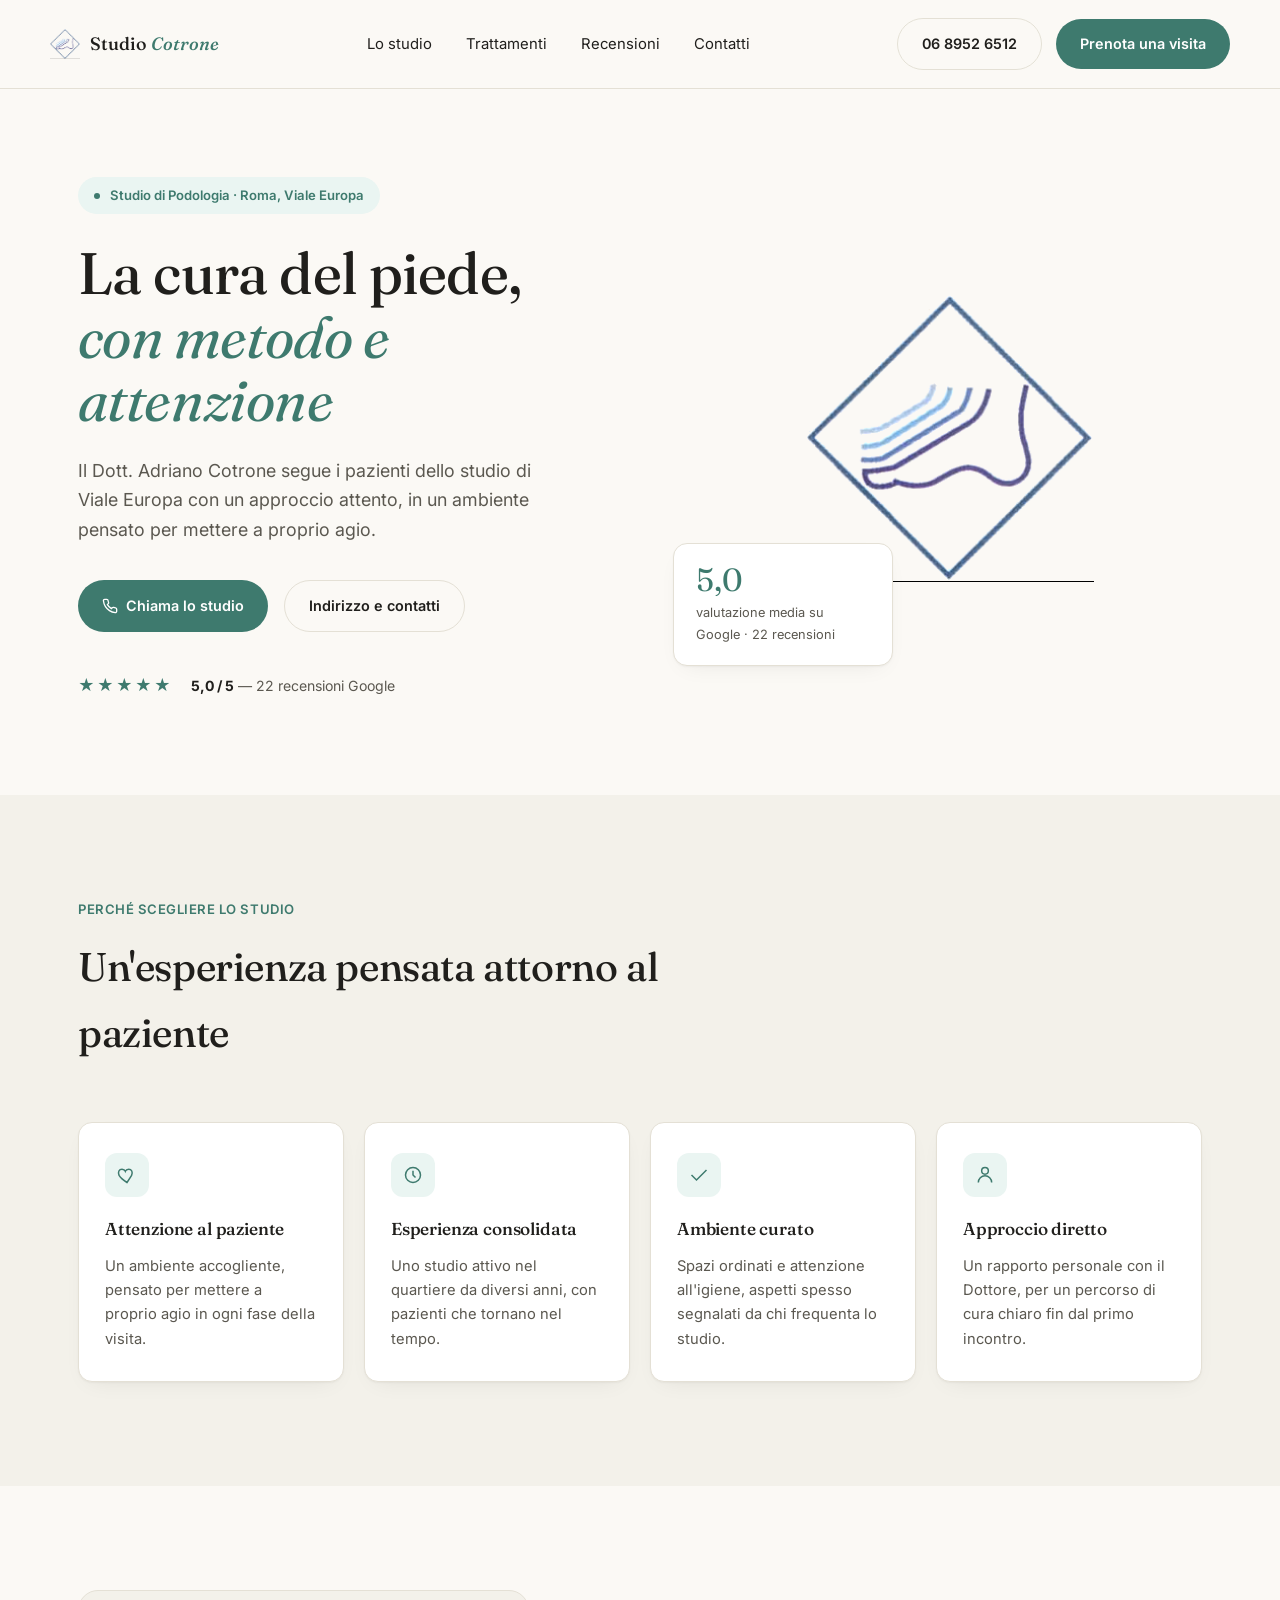
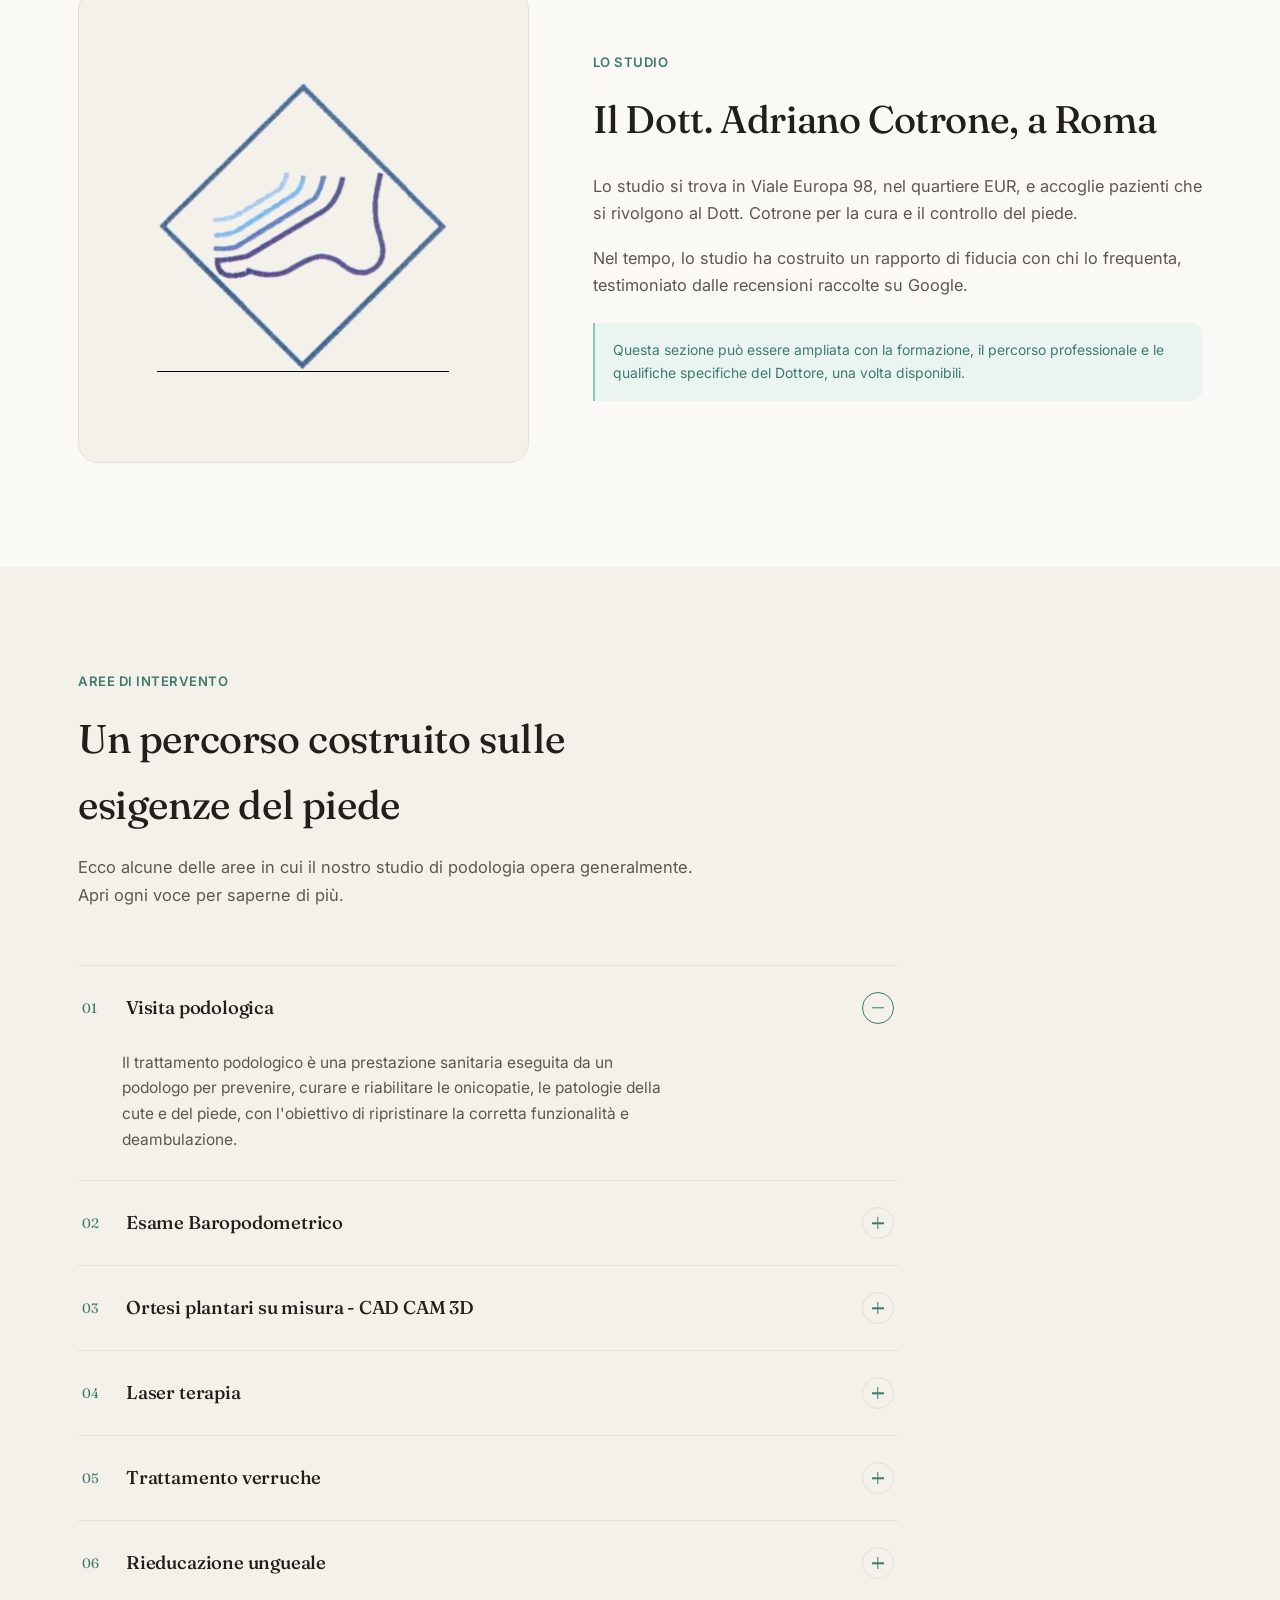
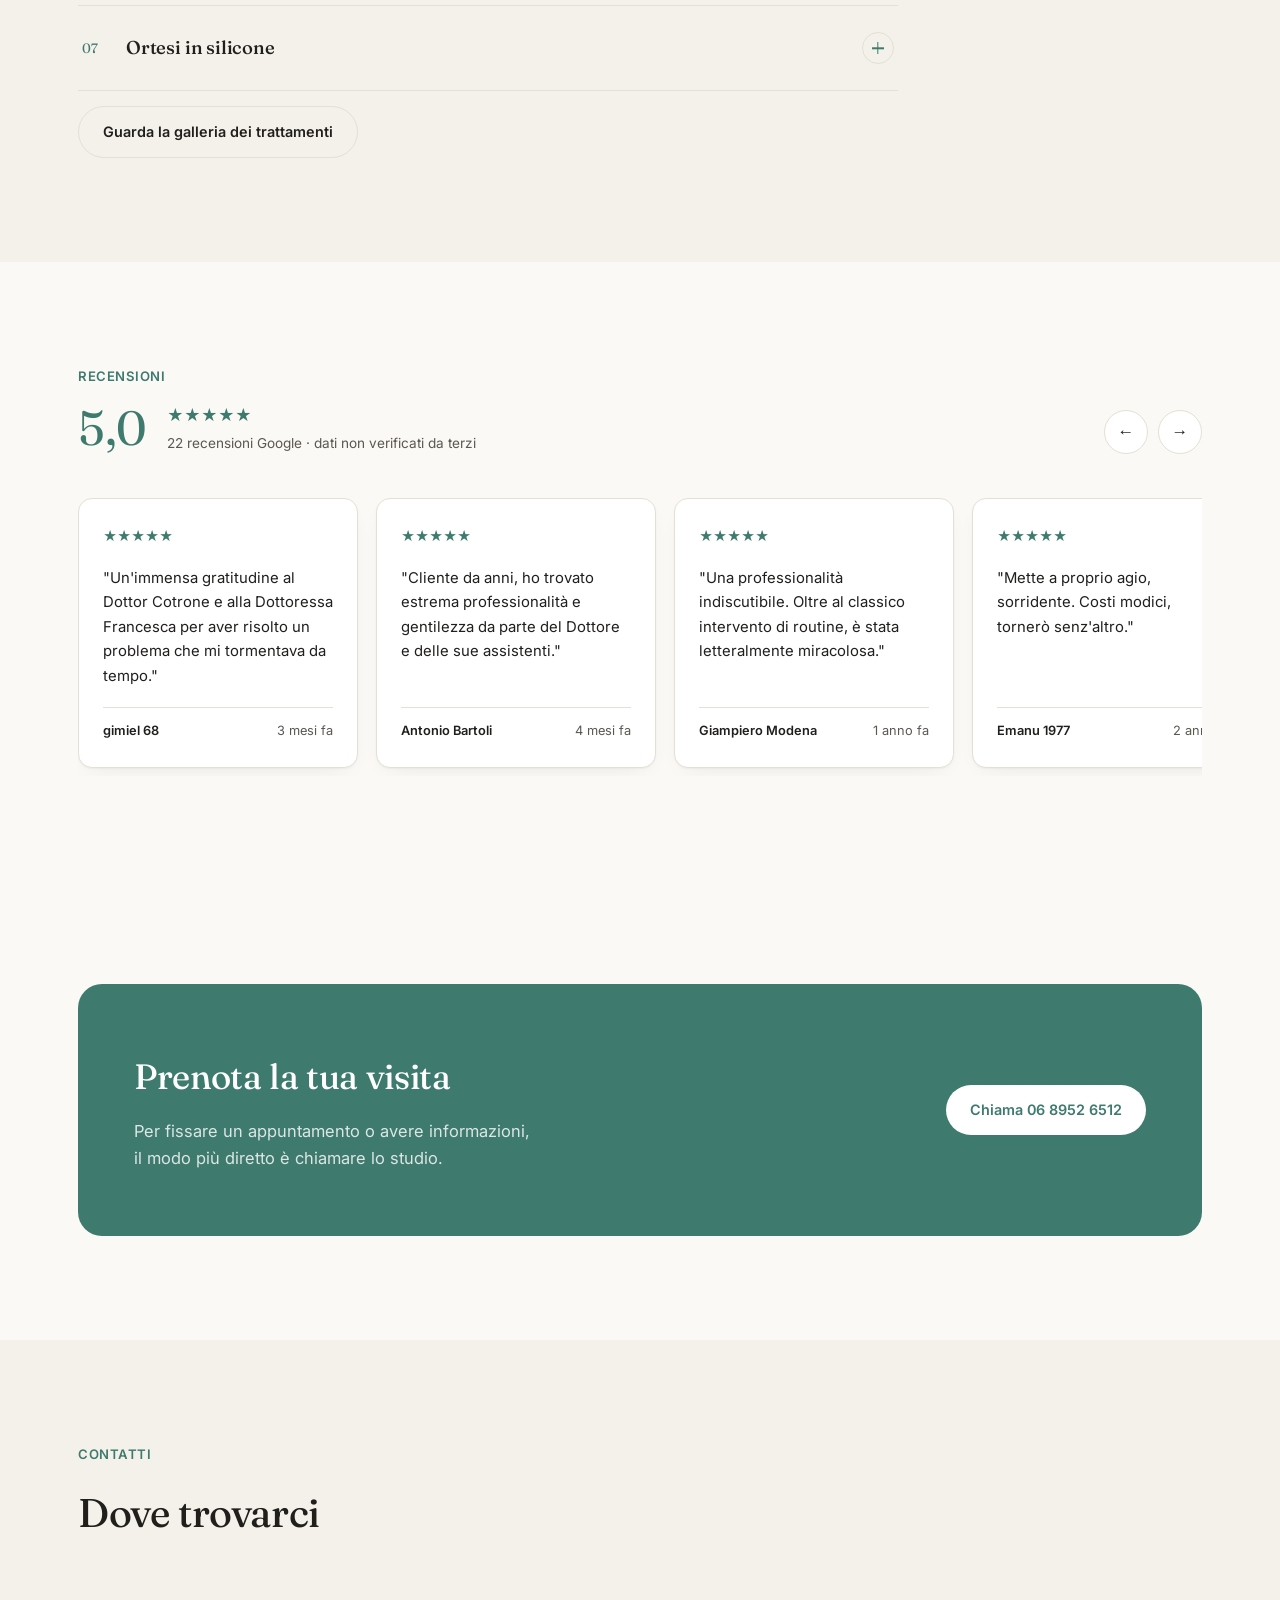
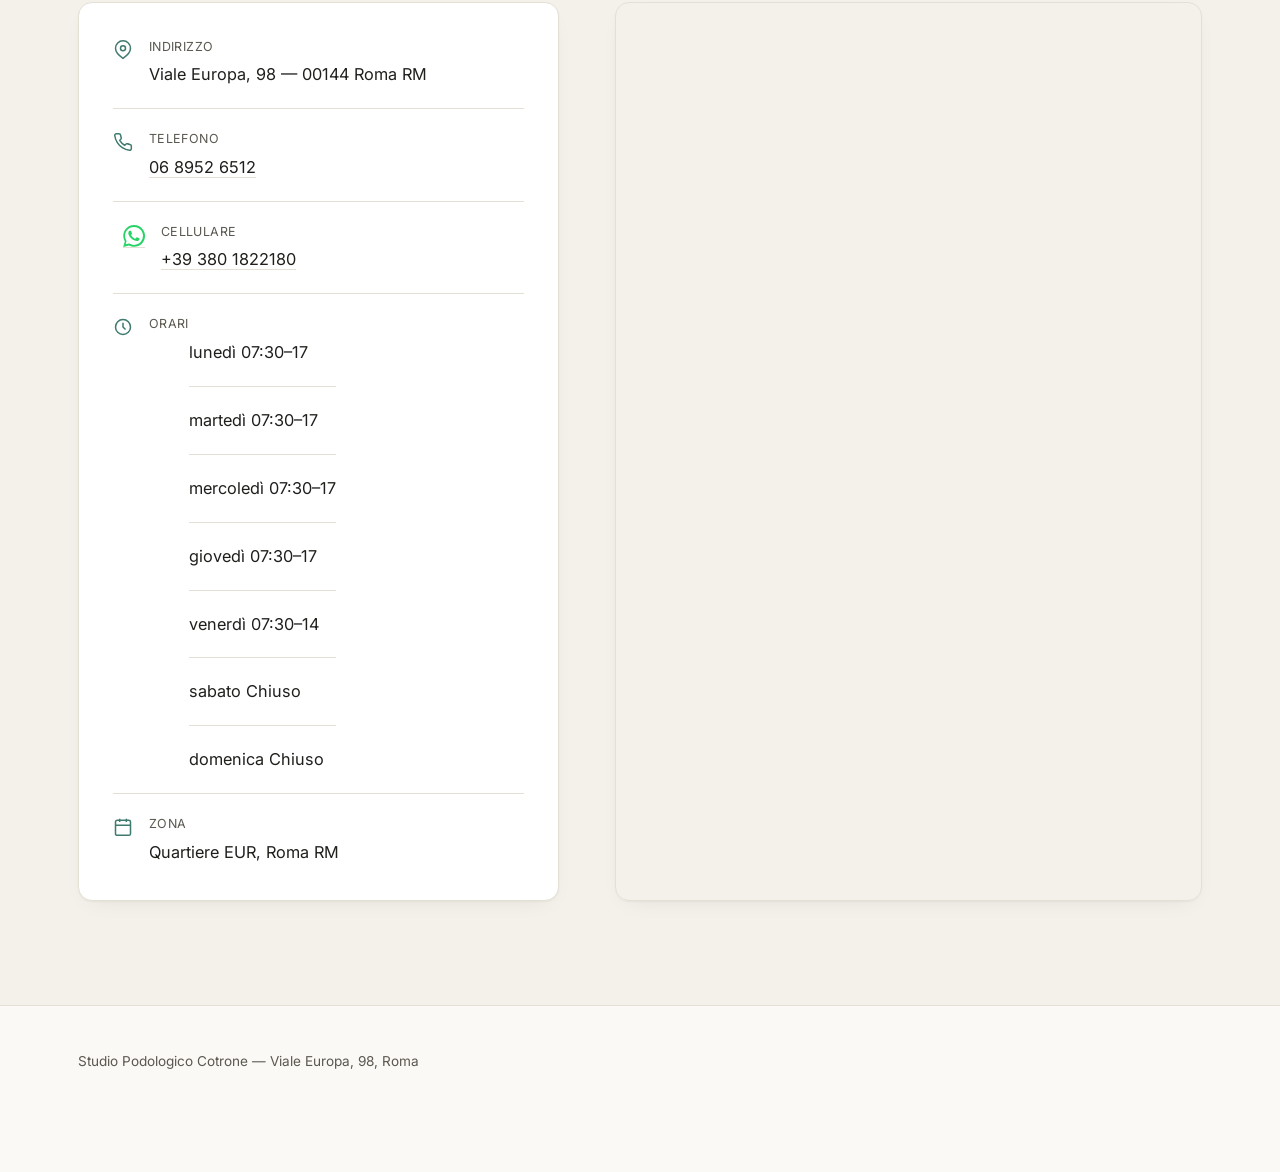
<file: index.html>
<!DOCTYPE html>
<html lang="it">
<head>
<meta charset="UTF-8">
<meta name="viewport" content="width=device-width, initial-scale=1.0">
<title>Podologo Adriano Dott. Cotrone — Studio di Podologia a Roma</title>
<meta name="description" content="Studio di podologia del Dott. Adriano Cotrone, Viale Europa 98, Roma. Visite podologiche e trattamenti per la cura del piede.">
<link rel="preconnect" href="https://fonts.googleapis.com">
<link rel="preconnect" href="https://fonts.gstatic.com" crossorigin>
<link href="https://fonts.googleapis.com/css2?family=Fraunces:opsz,wght@9..144,340;9..144,440;9..144,560;9..144,620&family=Inter:wght@400;500;600;700&display=swap" rel="stylesheet">
<link rel="stylesheet" href="style.css">
</head>
<body>

<header id="siteHeader">
  <div class="wrap headerbar">
    <a class="brand" href="#top">
  <img class="mark" src="/media/logo-cotrone.png" alt="Studio Podologico Cotrone" width="30" height="30">
  <span class="name">Studio <em>Cotrone</em></span>
</a>
    <nav class="main-nav" aria-label="Navigazione principale">
      <a href="#chi-siamo">Lo studio</a>
      <a href="#trattamenti">Trattamenti</a>
      <a href="#recensioni">Recensioni</a>
      <a href="#contatti">Contatti</a>
    </nav>
    <div class="header-actions">
      <a class="btn btn-outline" href="tel:0689526512">06 8952 6512</a>
      <a class="btn btn-primary" href="prenota.html">Prenota una visita</a>
      <button class="hamburger" id="hamburger" aria-label="Apri il menu" aria-expanded="false"><span></span></button>
    </div>
  </div>
</header>

<div class="mobile-drawer" id="mobileDrawer">
  <a href="#chi-siamo">Lo studio</a>
  <a href="#trattamenti">Trattamenti</a>
  <a href="#recensioni">Recensioni</a>
  <a href="#contatti">Contatti</a>
  <a class="btn btn-primary" href="tel:0689526512">Chiama 06 8952 6512</a>
</div>

<main id="top">

  <section class="hero">
    <div class="wrap hero-grid">
      <div>
        <div class="eyebrow reveal in"><span class="dot"></span> Studio di Podologia · Roma, Viale Europa</div>
        <h1 class="reveal in">La cura del piede, <em>con metodo e attenzione</em></h1>
        <p class="lede reveal in">Il Dott. Adriano Cotrone segue i pazienti dello studio di Viale Europa con un approccio attento, in un ambiente pensato per mettere a proprio agio.</p>
        <div class="hero-actions reveal in">
          <a class="btn btn-primary" href="tel:0689526512">
            <svg width="16" height="16" viewBox="0 0 24 24" fill="none" stroke="currentColor" stroke-width="2"><path d="M22 16.92v3a2 2 0 0 1-2.18 2 19.79 19.79 0 0 1-8.63-3.07 19.5 19.5 0 0 1-6-6 19.79 19.79 0 0 1-3.07-8.67A2 2 0 0 1 4.11 2h3a2 2 0 0 1 2 1.72c.127.96.361 1.903.7 2.81a2 2 0 0 1-.45 2.11L8.09 9.91a16 16 0 0 0 6 6l1.27-1.27a2 2 0 0 1 2.11-.45c.907.339 1.85.573 2.81.7A2 2 0 0 1 22 16.92z"/></svg>
            Chiama lo studio
          </a>
          <a class="btn btn-outline" href="#contatti">Indirizzo e contatti</a>
        </div>
        <div class="trust-row reveal in">
          <span class="stars">★★★★★</span>
          <span class="trust-text"><strong>5,0 / 5</strong> — 22 recensioni Google</span>
        </div>
      </div>

      <div class="hero-visual reveal in">
  <div class="frame logo-frame">
    <img 
      src="/media/logo-cotrone.png" 
      alt="Logo Studio Podologico Cotrone"
      class="hero-logo"
    >
  </div>

  <div class="float-card">
    <div class="num">5,0</div>
    <div class="lab">valutazione media su Google · 22 recensioni</div>
  </div>
</div>
        
      </div>
    </div>
  </section>

  <section class="surface">
    <div class="wrap">
      <div class="section-head reveal">
        <div class="kicker">Perché scegliere lo studio</div>
        <h2>Un'esperienza pensata attorno al paziente</h2>
      </div>
      <div class="feature-grid">
        <div class="feature-card reveal">
          <div class="icon"><svg width="20" height="20" viewBox="0 0 24 24" fill="none" stroke="currentColor" stroke-width="1.8"><path d="M12 21s-7-4.35-9.5-8.5C0.7 8.5 2.5 5 6 5c2 0 3.5 1.2 4 2.5C10.5 6.2 12 5 14 5c3.5 0 5.3 3.5 3.5 7.5C15 16.65 12 21 12 21z"/></svg></div>
          <h3>Attenzione al paziente</h3>
          <p>Un ambiente accogliente, pensato per mettere a proprio agio in ogni fase della visita.</p>
        </div>
        <div class="feature-card reveal">
          <div class="icon"><svg width="20" height="20" viewBox="0 0 24 24" fill="none" stroke="currentColor" stroke-width="1.8"><circle cx="12" cy="12" r="9"/><path d="M12 7v5l3 3"/></svg></div>
          <h3>Esperienza consolidata</h3>
          <p>Uno studio attivo nel quartiere da diversi anni, con pazienti che tornano nel tempo.</p>
        </div>
        <div class="feature-card reveal">
          <div class="icon"><svg width="20" height="20" viewBox="0 0 24 24" fill="none" stroke="currentColor" stroke-width="1.8"><path d="M3 12l6 6L21 6"/></svg></div>
          <h3>Ambiente curato</h3>
          <p>Spazi ordinati e attenzione all'igiene, aspetti spesso segnalati da chi frequenta lo studio.</p>
        </div>
        <div class="feature-card reveal">
          <div class="icon"><svg width="20" height="20" viewBox="0 0 24 24" fill="none" stroke="currentColor" stroke-width="1.8"><path d="M20 21a8 8 0 1 0-16 0"/><circle cx="12" cy="7" r="4"/></svg></div>
          <h3>Approccio diretto</h3>
          <p>Un rapporto personale con il Dottore, per un percorso di cura chiaro fin dal primo incontro.</p>
        </div>
      </div>
    </div>
  </section>

  <section id="chi-siamo">
    <div class="wrap about-grid">
      <div class="about-visual reveal">
  <img 
    src="/media/logo-cotrone.png" 
    alt="Logo Studio Podologico Cotrone"
    class="about-logo"
  >
</div>
      <div class="about-text">
        <div class="kicker reveal">Lo studio</div>
        <h2 class="reveal" style="margin-bottom:22px; font-size:clamp(1.9rem,3.4vw,2.4rem);">Il Dott. Adriano Cotrone, a Roma</h2>
        <p class="reveal">Lo studio si trova in Viale Europa 98, nel quartiere EUR, e accoglie pazienti che si rivolgono al Dott. Cotrone per la cura e il controllo del piede.</p>
        <p class="reveal">Nel tempo, lo studio ha costruito un rapporto di fiducia con chi lo frequenta, testimoniato dalle recensioni raccolte su Google.</p>
        <div class="note-inline reveal">Questa sezione può essere ampliata con la formazione, il percorso professionale e le qualifiche specifiche del Dottore, una volta disponibili.</div>
      </div>
    </div>
  </section>

  <section class="surface" id="trattamenti">
    <div class="wrap">
      <div class="section-head reveal">
        <div class="kicker">Aree di intervento</div>
        <h2>Un percorso costruito sulle esigenze del piede</h2>
        <p>Ecco alcune delle aree in cui il nostro studio di podologia opera generalmente. Apri ogni voce per saperne di più.</p>
      </div>

      <div class="accordion reveal">
        <details class="acc-item" open>
          <summary>
            <div class="acc-title"><span class="idx">01</span><h3>Visita podologica</h3></div>
            <span class="acc-icon"></span>
          </summary>
          <div class="acc-body">Il trattamento podologico è una prestazione sanitaria eseguita da un podologo per prevenire, curare e riabilitare le onicopatie, le patologie della cute e del piede, con l'obiettivo di ripristinare la corretta funzionalità e deambulazione.</div>
        </details>
        <details class="acc-item">
          <summary>
            <div class="acc-title"><span class="idx">02</span><h3>Esame Baropodometrico</h3></div>
            <span class="acc-icon"></span>
          </summary>
          <div class="acc-body">L’esame baropodometrico o analisi del passo è un esame strumentale non invasivo che ci consente di valutare l’appoggio del piede. Con il test baropodometrico, effettuato con l’ausilio della pedana computerizzata, siamo in grado di rilevare e registrare la pressione statica e dinamica esercitata dai piedi al suolo.</div>
        </details>
        <details class="acc-item">
          <summary>
            <div class="acc-title"><span class="idx">03</span><h3>Ortesi plantari su misura - CAD CAM 3D</h3></div>
            <span class="acc-icon"></span>
          </summary>
          <div class="acc-body">Le ortesi plantari sono dispositivi medici su misura personalizzate in base alle necessità specifiche del paziente, tenendo conto delle sue deformità, della mobilità articolare e delle condizioni generali di salute.</div>
        </details>
        <details class="acc-item">
          <summary>
            <div class="acc-title"><span class="idx">04</span><h3>Laser terapia</h3></div>
            <span class="acc-icon"></span>
          </summary>
          <div class="acc-body">Con la laser terapia in podologia possiamo trattare: <ul>
            <li> Micosi e onicomicosi</li>
            <li> ⁠Verruche plantari</li>  
            <li> Algie del piede (Metatarsalgia, Fascite plantare, Tallonite) </li>
            <li> Trattamento antinfiammatorio e antiedemigeno</li>
            <li> ⁠Lesioni cutanee (Ulcere, lesioni da pressione)</li>
</ul>
</div>
        </details>


        <details class="acc-item">
          <summary>
            <div class="acc-title"><span class="idx">05</span><h3>Trattamento verruche </h3></div>
            <span class="acc-icon"></span>
          </summary>
          <div class="acc-body">Trattamento realizzato con metodi chimici o fisici in base alle necessità del paziente.</div>
        </details>


        <details class="acc-item">
  <summary>
    <div class="acc-title">
      <span class="idx">06</span>
      <h3>Rieducazione ungueale</h3>
    </div>
    <span class="acc-icon"></span>
  </summary>
  <div class="acc-body">
    Trattamento effettuato tramite metodiche di ORTONIXIA e RICOSTRUZIONE della lamina ungueale
  </div>
</details>

<details class="acc-item">
  <summary>
    <div class="acc-title">
      <span class="idx">07</span>
      <h3>Ortesi in silicone</h3>
    </div>
    <span class="acc-icon"></span>
  </summary>
  <div class="acc-body">
    Le ortesi in silicone (o ortoplastie) sono dispositivi medici su misura modellati direttamente sul piede del paziente per proteggere, correggere o dare sollievo alle dita.
  </div>
</details>

      </div>
      
      <p class="acc-cta"><a class="btn btn-outline" href="trattamenti.html">Guarda la galleria dei trattamenti</a></p>
    </div>
  </section>

  <section id="recensioni">
    <div class="wrap">
      <div class="rev-top reveal">
        <div>
          <div class="kicker">Recensioni</div>
          <div class="rev-score">
            <span class="big">5,0</span>
            <div>
              <div class="stars">★★★★★</div>
              <div class="sub">22 recensioni Google · dati non verificati da terzi</div>
            </div>
          </div>
        </div>
        <div class="rev-nav-btns">
          <button type="button" id="revPrev" aria-label="Recensioni precedenti">←</button>
          <button type="button" id="revNext" aria-label="Recensioni successive">→</button>
        </div>
      </div>

      <div class="rev-scroller reveal" id="revScroller">
        <div class="rev-card"><div class="stars-sm">★★★★★</div><p class="quote">"Un'immensa gratitudine al Dottor Cotrone e alla Dottoressa Francesca per aver risolto un problema che mi tormentava da tempo."</p><div class="who"><strong>gimiel 68</strong><span>3 mesi fa</span></div></div>
        <div class="rev-card"><div class="stars-sm">★★★★★</div><p class="quote">"Cliente da anni, ho trovato estrema professionalità e gentilezza da parte del Dottore e delle sue assistenti."</p><div class="who"><strong>Antonio Bartoli</strong><span>4 mesi fa</span></div></div>
        <div class="rev-card"><div class="stars-sm">★★★★★</div><p class="quote">"Una professionalità indiscutibile. Oltre al classico intervento di routine, è stata letteralmente miracolosa."</p><div class="who"><strong>Giampiero Modena</strong><span>1 anno fa</span></div></div>
        <div class="rev-card"><div class="stars-sm">★★★★★</div><p class="quote">"Mette a proprio agio, sorridente. Costi modici, tornerò senz'altro."</p><div class="who"><strong>Emanu 1977</strong><span>2 anni fa</span></div></div>
        <div class="rev-card"><div class="stars-sm">★★★★★</div><p class="quote">"Elevata professionalità, personale gentile e preparato. Studio ben curato, con spiccata attenzione alla sterilità."</p><div class="who"><strong>Gianluca Nicolai</strong><span>5 anni fa</span></div></div>
        <div class="rev-card"><div class="stars-sm">★★★★★</div><p class="quote">"Mio marito, con piedi molto problematici, l'ha definito il miglior podologo a cui si sia mai affidato."</p><div class="who"><strong>Loretta Baldassarri</strong><span>8 anni fa</span></div></div>
        <div class="rev-card"><div class="stars-sm">★★★★★</div><p class="quote">"Un punto di riferimento: professionalità unita a eleganza e cortesia."</p><div class="who"><strong>Elisabetta Vellone</strong><span>8 mesi fa</span></div></div>
        <div class="rev-card"><div class="stars-sm">★★★★★</div><p class="quote">"Persone molto disponibili e qualificate: hanno risolto subito il problema al piede."</p><div class="who"><strong>Alberto Amodeo</strong><span>7 anni fa</span></div></div>
        <div class="rev-card"><div class="stars-sm">★★★★★</div><p class="quote">"Personale altamente qualificato: risolve sempre i problemi dovuti a scarpe strette e postura errata."</p><div class="who"><strong>Claire Re</strong><span>6 anni fa</span></div></div>
        <div class="rev-card"><div class="stars-sm">★★★★★</div><p class="quote">"Ho portato mia figlia di 4 anni per un problema all'alluce: disponibili, gentili e professionali."</p><div class="who"><strong>I&amp;D</strong><span>4 anni fa</span></div></div>
        <div class="rev-card"><div class="stars-sm">★★★★★</div><p class="quote">"Ambiente pulito e ben organizzato, sia negli appuntamenti che nella professionalità."</p><div class="who"><strong>Paolo Volante</strong><span>5 anni fa</span></div></div>
        <div class="rev-card"><div class="stars-sm">★★★★★</div><p class="quote">"Ho risolto un problema enorme che mi portavo da mesi: ringrazio il dottore e tutto il suo staff."</p><div class="who"><strong>Maria Antonietta Conforti</strong><span>3 anni fa</span></div></div>
        <div class="rev-card"><div class="stars-sm">★★★★★</div><p class="quote">"Ringrazio il dottore e tutto il fantastico staff per la competenza e la professionalità."</p><div class="who"><strong>Laura Venturi</strong><span>3 anni fa</span></div></div>
        <div class="rev-card"><div class="stars-sm">★★★★★</div><p class="quote">"Ha risolto tutti i miei problemi, anche quelli posturali."</p><div class="who"><strong>Emanuele G.</strong><span>8 anni fa</span></div></div>
        <div class="rev-card"><div class="stars-sm">★★★★★</div><p class="quote">"Super podologo, ha risolto tutti i miei problemi."</p><div class="who"><strong>Claudio T</strong><span>1 anno fa</span></div></div>
        <div class="rev-card"><div class="stars-sm">★★★★★</div><p class="quote empty">Recensione a 5 stelle, senza commento pubblico.</p><div class="who"><strong>Francesca Cusano</strong><span>11 mesi fa</span></div></div>
        <div class="rev-card"><div class="stars-sm">★★★★★</div><p class="quote empty">Recensione a 5 stelle, senza commento pubblico.</p><div class="who"><strong>Ale</strong><span>1 anno fa</span></div></div>
        <div class="rev-card"><div class="stars-sm">★★★★★</div><p class="quote empty">Recensione a 5 stelle, senza commento pubblico.</p><div class="who"><strong>Valeria Mazzei</strong><span>2 anni fa</span></div></div>
        <div class="rev-card"><div class="stars-sm">★★★★★</div><p class="quote empty">Recensione a 5 stelle, senza commento pubblico.</p><div class="who"><strong>Francesca Palladino</strong><span>3 anni fa</span></div></div>
        <div class="rev-card"><div class="stars-sm">★★★★★</div><p class="quote empty">Recensione a 5 stelle, senza commento pubblico.</p><div class="who"><strong>Sabrina Sciamanna</strong><span>4 anni fa</span></div></div>
        <div class="rev-card"><div class="stars-sm">★★★★★</div><p class="quote empty">Recensione a 5 stelle, senza commento pubblico.</p><div class="who"><strong>Valeria Piscione</strong><span>8 anni fa</span></div></div>
        <div class="rev-card"><div class="stars-sm">★★★★★</div><p class="quote empty">Recensione a 5 stelle, senza commento pubblico.</p><div class="who"><strong>Daniele Morichi</strong><span>9 anni fa</span></div></div>
      </div>
    </div>
  </section>

  <section>
    <div class="wrap">
      <div class="cta-banner reveal">
        <div>
          <h2>Prenota la tua visita</h2>
          <p>Per fissare un appuntamento o avere informazioni, il modo più diretto è chiamare lo studio.</p>
        </div>
        <a class="btn btn-primary" href="tel:0689526512">Chiama 06 8952 6512</a>
      </div>
    </div>
  </section>

  <section class="surface" id="contatti">
    <div class="wrap">
      <div class="section-head reveal">
        <div class="kicker">Contatti</div>
        <h2>Dove trovarci</h2>
      </div>
      <div class="contact-grid">
        <div class="info-card reveal">
          <ul class="info-rows">
            <li>
              <svg class="ic" viewBox="0 0 24 24" fill="none" stroke="currentColor" stroke-width="1.8"><path d="M21 10c0 6-9 12-9 12s-9-6-9-12a9 9 0 1 1 18 0z"/><circle cx="12" cy="10" r="3"/></svg>
              <div><div class="k">Indirizzo</div><div class="v">Viale Europa, 98 — 00144 Roma RM</div></div>
            </li>
            <li>
              <svg class="ic" viewBox="0 0 24 24" fill="none" stroke="currentColor" stroke-width="1.8"><path d="M22 16.92v3a2 2 0 0 1-2.18 2 19.79 19.79 0 0 1-8.63-3.07 19.5 19.5 0 0 1-6-6 19.79 19.79 0 0 1-3.07-8.67A2 2 0 0 1 4.11 2h3a2 2 0 0 1 2 1.72c.127.96.361 1.903.7 2.81a2 2 0 0 1-.45 2.11L8.09 9.91a16 16 0 0 0 6 6l1.27-1.27a2 2 0 0 1 2.11-.45c.907.339 1.85.573 2.81.7A2 2 0 0 1 22 16.92z"/></svg>
              <div><div class="k">Telefono</div><div class="v"><a href="tel:0689526512">06 8952 6512</a></div></div>
            </li>

            

            <li>
              <div class="v">
  
  <a href="https://wa.me/393801822180" class="whatsapp-link" target="_blank" aria-label="Contatta su WhatsApp">
    <svg viewBox="0 0 24 24" aria-hidden="true">
      <path d="M20.5 3.5A11.8 11.8 0 0 0 12.1 0C5.6 0 .3 5.3.3 11.8c0 2.1.6 4.2 1.7 6L.2 24l6.3-1.7a11.8 11.8 0 0 0 5.6 1.4h.1c6.5 0 11.8-5.3 11.8-11.8 0-3.2-1.2-6.2-3.5-8.4zM12.1 21.7c-1.8 0-3.6-.5-5.1-1.4l-.4-.2-3.7 1 1-3.6-.2-.4a9.8 9.8 0 1 1 8.4 4.6zm5.4-7.3c-.3-.2-1.8-.9-2.1-1-.3-.1-.5-.2-.7.2-.2.3-.8 1-1 1.2-.2.2-.4.2-.7.1-.3-.2-1.3-.5-2.4-1.5-.9-.8-1.5-1.8-1.7-2.1-.2-.3 0-.5.1-.7.1-.1.3-.4.5-.6.2-.2.2-.3.3-.5.1-.2 0-.4 0-.5-.1-.1-.7-1.7-.9-2.3-.2-.6-.5-.5-.7-.5h-.6c-.2 0-.5.1-.8.4-.3.3-1 1-1 2.5s1.1 2.9 1.2 3.1c.2.2 2.1 3.2 5.1 4.5.7.3 1.3.5 1.7.6.7.2 1.4.2 1.9.1.6-.1 1.8-.7 2.1-1.4.3-.7.3-1.3.2-1.4-.1-.1-.3-.2-.6-.4z"/>
    </svg>
  </a>
</div>
              
              <div><div class="k">Cellulare</div><div class="v"><a href="tel:0689526512">+39 380 1822180</a></div></div>
            </li>

            <li>
              <svg class="ic" viewBox="0 0 24 24" fill="none" stroke="currentColor" stroke-width="1.8"><circle cx="12" cy="12" r="9"/><path d="M12 7v5l3 3"/></svg>
              <div><div class="k">Orari</div><div class="v">
                <ul>
                <li>lunedì	07:30–17</li>                
                <li>martedì	07:30–17</li>
                <li>mercoledì	07:30–17</li>
                <li>giovedì	07:30–17</li>
                <li>venerdì	07:30–14</li>
                <li>sabato	Chiuso</li>
                <li>domenica	Chiuso</li>
              </ul>
              </div></div>
            </li>
            <li>
              <svg class="ic" viewBox="0 0 24 24" fill="none" stroke="currentColor" stroke-width="1.8"><rect x="3" y="4" width="18" height="18" rx="2"/><path d="M16 2v4M8 2v4M3 10h18"/></svg>
              <div><div class="k">Zona</div><div class="v">Quartiere EUR, Roma RM</div></div>
            </li>
          </ul>
        </div>
        <div class="map-card reveal">
          <iframe title="Mappa dello studio" loading="lazy" referrerpolicy="no-referrer-when-downgrade" src="https://www.google.com/maps?q=Viale+Europa+98+00144+Roma+RM&output=embed"></iframe>
        </div>
      </div>
    </div>
  </section>

</main>

<footer>
  <div class="wrap footer-grid">
    <span>Studio Podologico Cotrone — Viale Europa, 98, Roma</span>
    
  </div>
</footer>

<div class="mobile-callbar">
  <a class="btn btn-primary" href="tel:0689526512">
    <svg width="16" height="16" viewBox="0 0 24 24" fill="none" stroke="currentColor" stroke-width="2"><path d="M22 16.92v3a2 2 0 0 1-2.18 2 19.79 19.79 0 0 1-8.63-3.07 19.5 19.5 0 0 1-6-6 19.79 19.79 0 0 1-3.07-8.67A2 2 0 0 1 4.11 2h3a2 2 0 0 1 2 1.72c.127.96.361 1.903.7 2.81a2 2 0 0 1-.45 2.11L8.09 9.91a16 16 0 0 0 6 6l1.27-1.27a2 2 0 0 1 2.11-.45c.907.339 1.85.573 2.81.7A2 2 0 0 1 22 16.92z"/></svg>
    Chiama ora — 06 8952 6512
  </a>
</div>

<script>
  // header shadow on scroll
  var header = document.getElementById('siteHeader');
  window.addEventListener('scroll', function(){
    header.classList.toggle('scrolled', window.scrollY > 8);
  });

  // mobile drawer
  var hamburger = document.getElementById('hamburger');
  var drawer = document.getElementById('mobileDrawer');
  function closeDrawer(){
    drawer.classList.remove('open');
    hamburger.classList.remove('open');
    hamburger.setAttribute('aria-expanded','false');
  }
  hamburger.addEventListener('click', function(){
    var open = drawer.classList.toggle('open');
    hamburger.classList.toggle('open', open);
    hamburger.setAttribute('aria-expanded', open ? 'true' : 'false');
  });
  drawer.querySelectorAll('a').forEach(function(a){ a.addEventListener('click', closeDrawer); });

  // reviews scroller
  var scroller = document.getElementById('revScroller');
  var step = 300;
  document.getElementById('revPrev').addEventListener('click', function(){
    scroller.scrollBy({left: -step * 2, behavior: 'smooth'});
  });
  document.getElementById('revNext').addEventListener('click', function(){
    scroller.scrollBy({left: step * 2, behavior: 'smooth'});
  });

  // scroll reveal
  var reveals = document.querySelectorAll('.reveal:not(.in)');
  if('IntersectionObserver' in window){
    var io = new IntersectionObserver(function(entries){
      entries.forEach(function(e){
        if(e.isIntersecting){ e.target.classList.add('in'); io.unobserve(e.target); }
      });
    }, {threshold:0.12});
    reveals.forEach(function(el){ io.observe(el); });
  } else {
    reveals.forEach(function(el){ el.classList.add('in'); });
  }
</script>

</body>
</html>
</file>
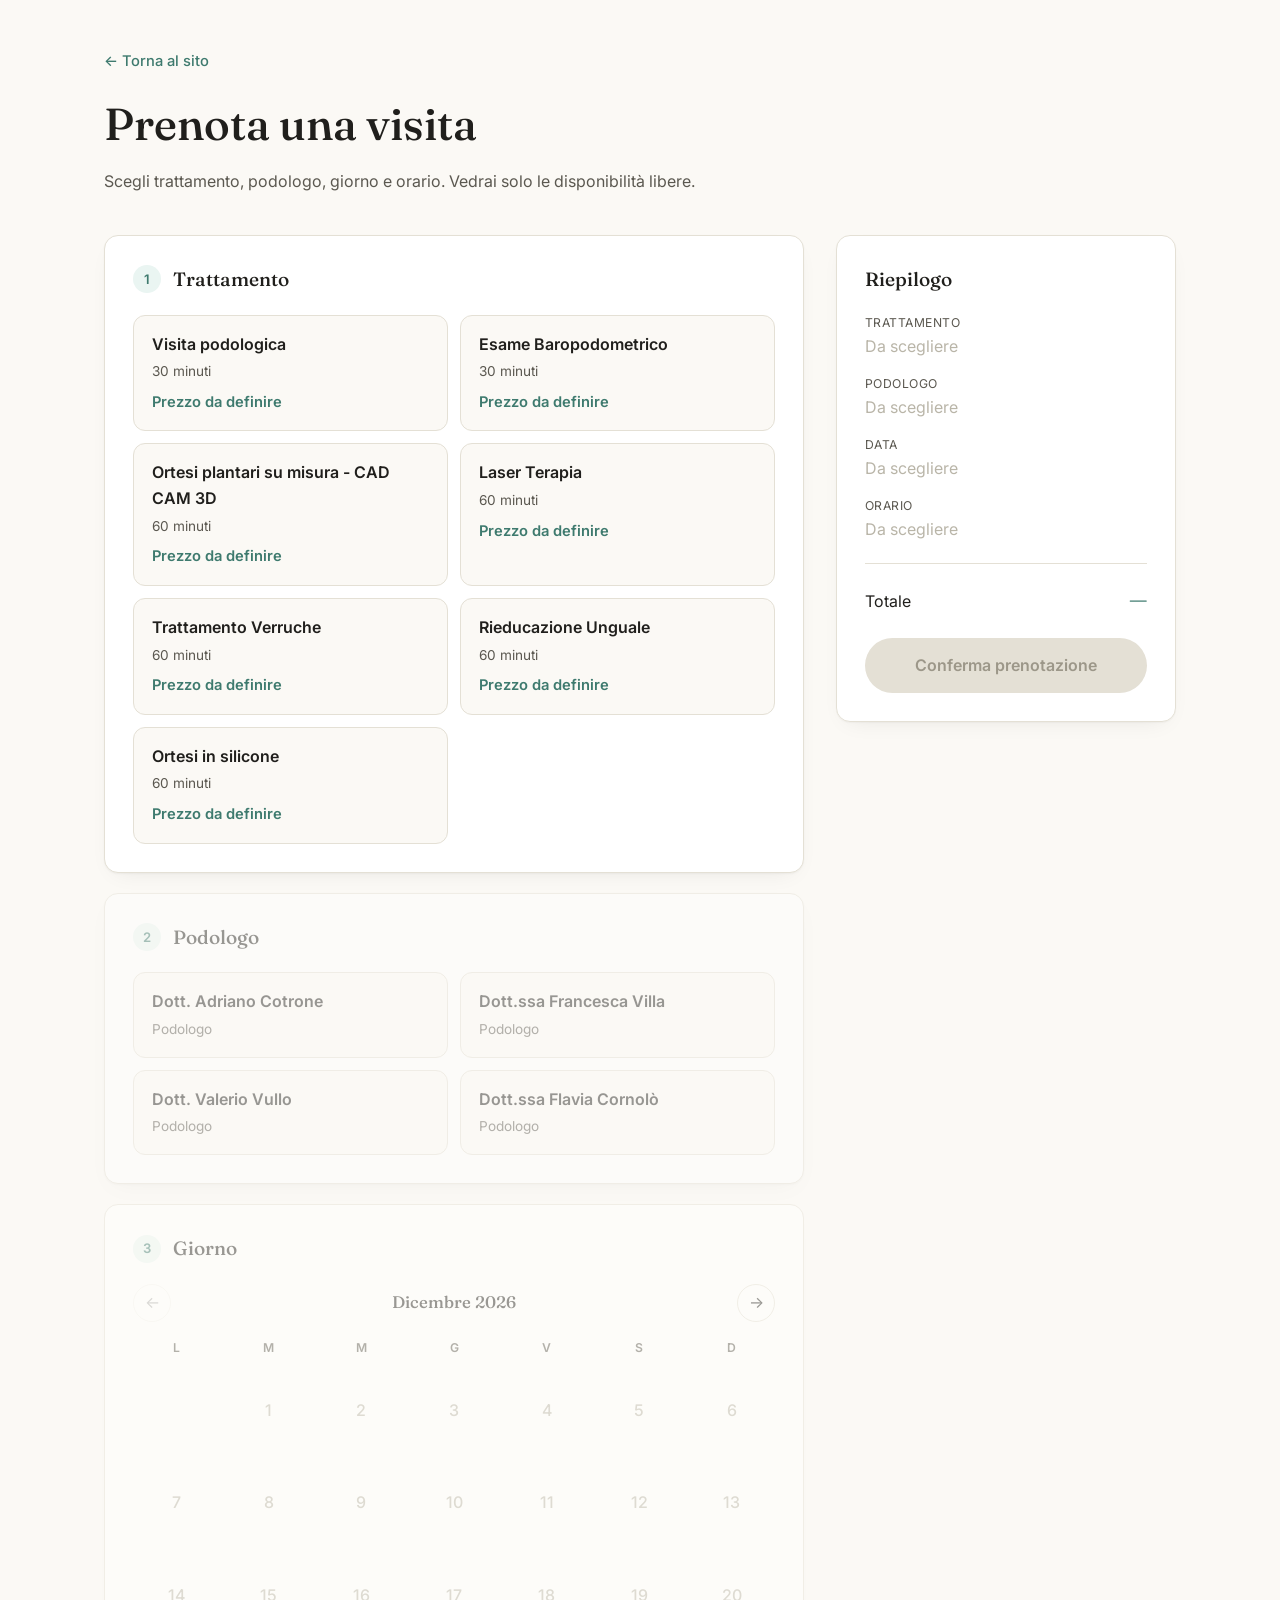
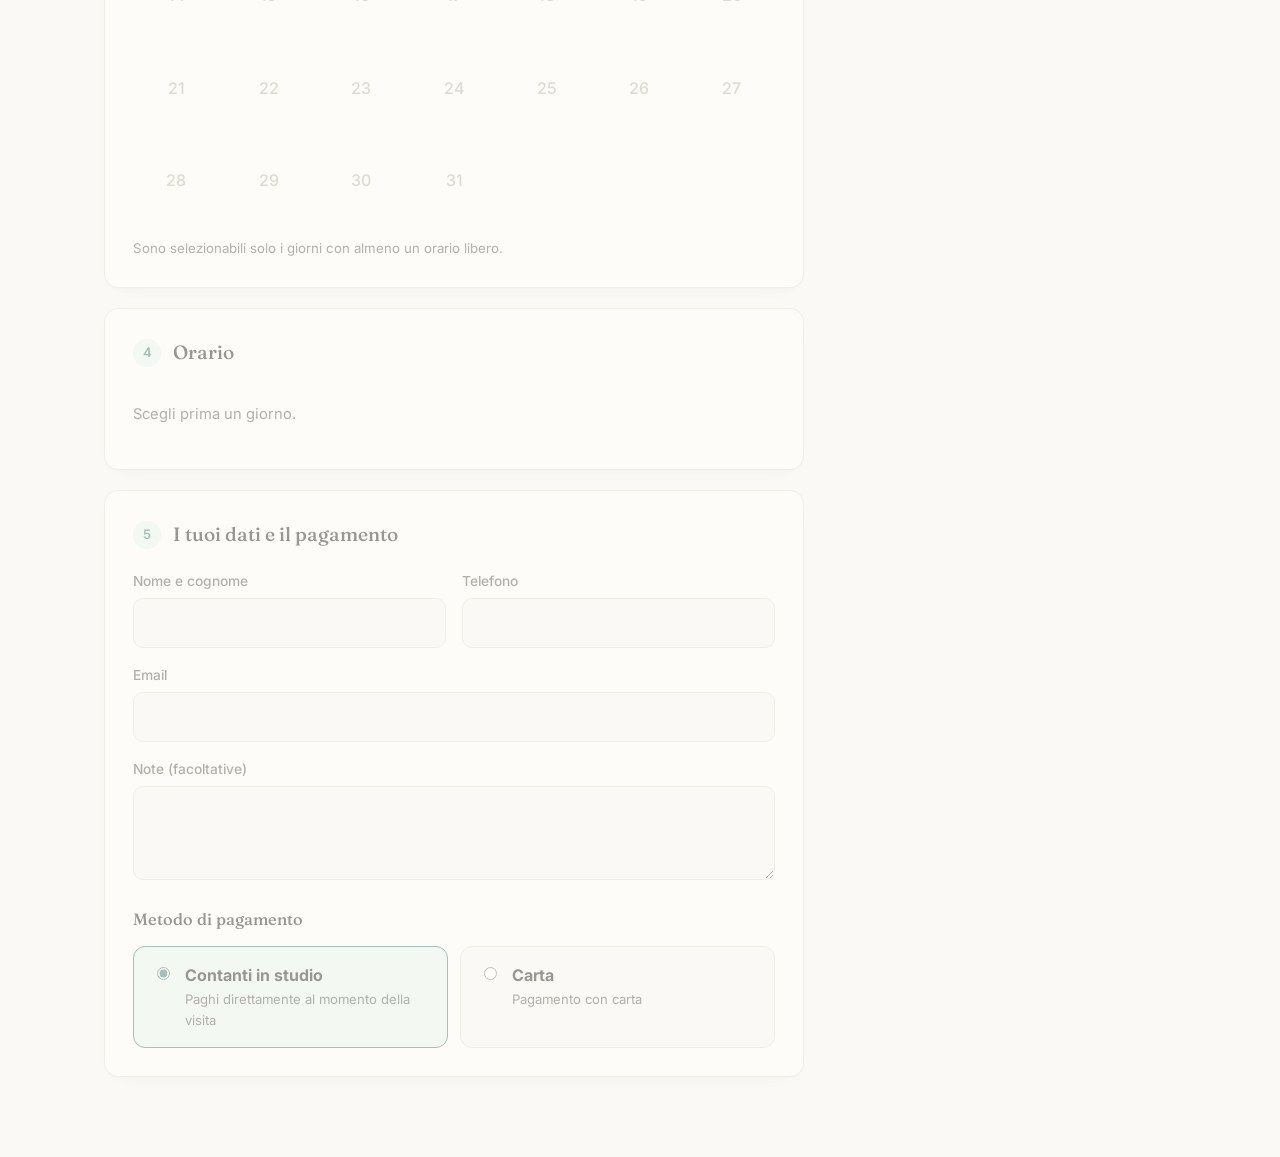
<file: prenota.html>
<!DOCTYPE html>
<html lang="it">
<head>
  <meta charset="UTF-8">
  <meta name="viewport" content="width=device-width, initial-scale=1.0">
  <title>Prenota una visita — Studio Cotrone</title>
  <!-- Se il tuo sito usa già altri font, puoi togliere questa riga e cambiare --serif / --sans nel CSS -->
  <link href="https://fonts.googleapis.com/css2?family=Fraunces:opsz,wght@9..144,460;9..144,520&family=Inter:wght@400;500;600&display=swap" rel="stylesheet">
  <link rel="stylesheet" href="prenota.css">
</head>
<body>
<main class="booking">

  <header class="booking-head">
    <a class="back" href="index.html">← Torna al sito</a>
    <h1>Prenota una visita</h1>
    <p>Scegli trattamento, podologo, giorno e orario. Vedrai solo le disponibilità libere.</p>
  </header>

  <div class="booking-layout">

    <form id="bookingForm" class="steps" novalidate>

      <section class="step" id="step-trattamento">
        <h2><span class="num">1</span> Trattamento</h2>
        <div class="option-grid" id="listaTrattamenti"></div>
      </section>

      <section class="step is-locked" id="step-podologo">
        <h2><span class="num">2</span> Podologo</h2>
        <div class="option-grid" id="listaPodologi"></div>
      </section>

      <section class="step is-locked" id="step-data">
        <h2><span class="num">3</span> Giorno</h2>
        <div class="cal-nav">
          <button type="button" class="icon-btn" id="mesePrec" aria-label="Mese precedente">←</button>
          <strong id="meseLabel"></strong>
          <button type="button" class="icon-btn" id="meseSucc" aria-label="Mese successivo">→</button>
        </div>
        <div class="calendar" id="calendario"></div>
        <p class="hint">Sono selezionabili solo i giorni con almeno un orario libero.</p>
      </section>

      <section class="step is-locked" id="step-ora">
        <h2><span class="num">4</span> Orario</h2>
        <div class="slots" id="listaOrari"></div>
      </section>

      <section class="step is-locked" id="step-conferma">
        <h2><span class="num">5</span> I tuoi dati e il pagamento</h2>

        <div class="fields">
          <label>Nome e cognome
            <input type="text" id="nome" required autocomplete="name">
          </label>
          <label>Telefono
            <input type="tel" id="telefono" required autocomplete="tel">
          </label>
          <label class="full">Email
            <input type="email" id="email" required autocomplete="email">
          </label>
          <label class="full">Note (facoltative)
            <textarea id="note" rows="3"></textarea>
          </label>
        </div>

        <h3 class="sub">Metodo di pagamento</h3>
        <div class="pay-options">
          <label class="pay">
            <input type="radio" name="pagamento" value="studio" checked>
            <span><strong>Contanti in studio</strong><small>Paghi direttamente al momento della visita</small></span>
          </label>
          <label class="pay">
            <input type="radio" name="pagamento" value="carta">
            <span><strong>Carta</strong><small>Pagamento con carta</small></span>
          </label>
        </div>
      </section>
    </form>

    <aside class="summary" aria-live="polite">
      <h2>Riepilogo</h2>
      <dl id="riepilogo"></dl>
      <div class="total"><span>Totale</span><strong id="totale">—</strong></div>
      <button type="submit" form="bookingForm" class="btn" id="btnConferma" disabled>Conferma prenotazione</button>
    </aside>

  </div>

  <section class="confirmation" id="conferma" hidden>
    <div class="check">✓</div>
    <h2>Prenotazione registrata</h2>
    <p id="confermaTesto"></p>
    <a class="btn" href="index.html">Torna al sito</a>
  </section>

</main>
<script src="prenota.js"></script>
</body>
</html>
</file>
<file: style.css>
:root{
    --acqua:#86C9BE;
    --acqua-600:#5FA99A;
    --acqua-700:#3E7A6E;
    --acqua-tint:#EAF5F2;
    --avorio:#FBF9F5;
    --superficie:#F3F1EA;
    --bordo:#E4E0D5;
    --antracite:#201F1C;
    --grigio-testo:#5B5850;
    --beige:#EFE7D8;
    --radius:14px;
    --serif:'Fraunces', serif;
    --sans:'Inter', sans-serif;
    --ombra: 0 1px 2px rgba(32,31,28,0.04), 0 8px 24px -12px rgba(32,31,28,0.10);
  }
  *{box-sizing:border-box;}
  html{scroll-behavior:smooth;}
  @media (prefers-reduced-motion: reduce){
    html{scroll-behavior:auto;}
    *{animation-duration:0.001ms !important; transition-duration:0.001ms !important;}
  }
  body{
    margin:0; background:var(--avorio); color:var(--antracite);
    font-family:var(--sans); font-size:16.5px; line-height:1.65;
    -webkit-font-smoothing:antialiased;
  }
  a{color:inherit;}
  img,svg{max-width:100%; display:block;}
  .wrap{max-width:1180px; margin:0 auto; padding:0 28px;}
  @media (max-width:640px){ .wrap{padding:0 20px;} }
  ::selection{background:var(--acqua); color:var(--antracite);}

  h1,h2,h3{font-family:var(--serif); font-weight:460; margin:0; letter-spacing:-0.01em;}
  p{margin:0;}

  /* ---------------- reveal ---------------- */
  .reveal{opacity:0; transform:translateY(18px); transition:opacity .7s ease, transform .7s ease;}
  .reveal.in{opacity:1; transform:translateY(0);}

  /* ---------------- Header ---------------- */
  header{
    position:sticky; top:0; z-index:100;
    background:rgba(251,249,245,0.9); backdrop-filter:blur(10px);
    border-bottom:1px solid var(--bordo);
    transition:box-shadow .3s ease;
  }
  header.scrolled{box-shadow:0 6px 24px -18px rgba(32,31,28,0.25);}
  .headerbar{display:flex; align-items:center; justify-content:space-between; padding:18px 0;}
  .brand{display:flex; align-items:center; gap:10px; font-family:var(--serif); font-size:1.12rem; font-weight:500; text-decoration:none; color:var(--antracite);}
  .brand .mark{width:30px; height:30px; flex:none; object-fit:contain;}
  .brand .name em{font-style:italic; color:var(--acqua-700);}

  nav.main-nav{display:flex; align-items:center; gap:34px; font-size:0.93rem;}
  nav.main-nav a{text-decoration:none; position:relative; padding:6px 0; color:var(--antracite);}
  nav.main-nav a::after{content:""; position:absolute; left:0; bottom:0; width:100%; height:1.5px; background:var(--acqua-700); transform:scaleX(0); transform-origin:right; transition:transform .25s ease;}
  nav.main-nav a:hover::after{transform:scaleX(1); transform-origin:left;}
  .header-actions{display:flex; align-items:center; gap:14px;}
  .btn{
    display:inline-flex; align-items:center; gap:8px; text-decoration:none;
    font-family:var(--sans); font-weight:600; font-size:0.9rem; cursor:pointer; border:none;
    border-radius:999px; padding:13px 24px; transition:background .2s ease, color .2s ease, transform .15s ease;
  }
  .btn-primary{background:var(--acqua-700); color:#fff;}
  .btn-primary:hover{background:#345F55;}
  .btn-primary:active{transform:scale(0.97);}
  .btn-outline{background:transparent; color:var(--antracite); border:1px solid var(--bordo);}
  .btn-outline:hover{border-color:var(--acqua-700); color:var(--acqua-700);}
  a:focus-visible, button:focus-visible, summary:focus-visible{outline:2px solid var(--acqua-700); outline-offset:3px; border-radius:4px;}

  .hamburger{display:none; width:42px; height:42px; border-radius:50%; border:1px solid var(--bordo); background:transparent; cursor:pointer; position:relative;}
  .hamburger span, .hamburger span::before, .hamburger span::after{
    content:""; position:absolute; left:12px; width:18px; height:1.6px; background:var(--antracite);
    transition:transform .25s ease, opacity .25s ease;
  }
  .hamburger span{top:20px;}
  .hamburger span::before{content:""; top:-6px; left:0;}
  .hamburger span::after{content:""; top:6px; left:0;}
  .hamburger.open span{background:transparent;}
  .hamburger.open span::before{transform:translateY(6px) rotate(45deg);}
  .hamburger.open span::after{transform:translateY(-6px) rotate(-45deg);}

  @media (max-width:860px){
    nav.main-nav{display:none;}
    .header-actions .btn-outline{display:none;}
    .hamburger{display:block;}
  }

  .mobile-drawer{
    position:fixed; inset:0; z-index:99; background:var(--avorio);
    display:flex; flex-direction:column; padding:100px 32px 40px;
    transform:translateY(-8px); opacity:0; pointer-events:none;
    transition:opacity .25s ease, transform .25s ease;
  }
  .mobile-drawer.open{opacity:1; transform:translateY(0); pointer-events:auto;}
  .mobile-drawer a{
    text-decoration:none; color:var(--antracite); font-family:var(--serif); font-size:1.7rem;
    padding:16px 0; border-bottom:1px solid var(--bordo);
  }
  .mobile-drawer .btn{margin-top:30px; justify-content:center;}

  /* ---------------- Hero ---------------- */
  .hero{padding:88px 0 96px; position:relative; overflow:hidden;}
  .hero-grid{display:grid; grid-template-columns:1.05fr 0.95fr; gap:60px; align-items:center;}
  @media (max-width:900px){ .hero-grid{grid-template-columns:1fr; gap:48px;} }
  .eyebrow{display:inline-flex; align-items:center; gap:10px; background:var(--acqua-tint); color:var(--acqua-700); font-size:0.82rem; font-weight:600; padding:8px 16px; border-radius:999px; margin-bottom:28px;}
  .eyebrow .dot{width:6px; height:6px; border-radius:50%; background:var(--acqua-700);}
  h1{font-size:clamp(2.5rem, 4.6vw, 3.65rem); line-height:1.08; max-width:14ch; margin-bottom:24px;}
  h1 em{font-style:italic; color:var(--acqua-700); font-weight:400;}
  .hero p.lede{font-size:1.12rem; color:var(--grigio-testo); max-width:44ch; margin-bottom:36px;}
  .hero-actions{display:flex; gap:16px; flex-wrap:wrap; margin-bottom:40px;}
  .trust-row{display:flex; align-items:center; gap:18px; flex-wrap:wrap;}
  .trust-row .stars{color:var(--acqua-700); letter-spacing:2px; font-size:1rem;}
  .trust-row .trust-text{font-size:0.88rem; color:var(--grigio-testo);}
  .trust-row .trust-text strong{color:var(--antracite);}

  .hero-visual{position:relative;}
  .hero-visual .logo-frame {
  display: flex;
  align-items: center;
  justify-content: center;
  padding: 60px;
}

.whatsapp-link {
  display: inline-flex;
  align-items: center;
  justify-content: center;
  margin-left: 10px;
  vertical-align: middle;
}

.whatsapp-link svg {
  width: 22px;
  height: 22px;
  fill: #25D366;
}

.hero-logo {
  width: 75%;
  height: 75%;
  object-fit: contain;
}
  .float-card{
    position:absolute; bottom:-24px; left:-24px; background:#fff; border:1px solid var(--bordo);
    border-radius:var(--radius); padding:20px 22px; box-shadow:var(--ombra); max-width:220px;
  }
  @media (max-width:520px){ .float-card{left:0; bottom:-18px; padding:16px 18px;} }
  .float-card .num{font-family:var(--serif); font-size:2rem; color:var(--acqua-700); line-height:1;}
  .float-card .lab{font-size:0.8rem; color:var(--grigio-testo); margin-top:6px;}

  /* ---------------- Section shell ---------------- */
  section{padding:104px 0;}
  @media (max-width:640px){ section{padding:72px 0;} }
  .kicker{font-size:0.82rem; font-weight:600; letter-spacing:0.04em; text-transform:uppercase; color:var(--acqua-700); margin-bottom:14px;}
  .section-head{max-width:640px; margin-bottom:56px;}
  .section-head h2{font-size:clamp(1.9rem,3.4vw,2.5rem); margin-bottom:16px;}
  .section-head p{color:var(--grigio-testo); font-size:1.03rem;}

  /* ---------------- Valori / feature cards ---------------- */
  .surface{background:var(--superficie);}
  .feature-grid{display:grid; grid-template-columns:repeat(4,1fr); gap:20px;}
  @media (max-width:940px){ .feature-grid{grid-template-columns:1fr 1fr;} }
  @media (max-width:560px){ .feature-grid{grid-template-columns:1fr;} }
  .feature-card{
    background:#fff; border:1px solid var(--bordo); border-radius:var(--radius); padding:30px 26px;
    box-shadow:var(--ombra); transition:transform .25s ease, box-shadow .25s ease;
  }
  .feature-card:hover{transform:translateY(-4px); box-shadow:0 16px 34px -18px rgba(32,31,28,0.22);}
  .feature-card .icon{
    width:44px; height:44px; border-radius:12px; background:var(--acqua-tint); color:var(--acqua-700);
    display:flex; align-items:center; justify-content:center; margin-bottom:18px;
  }
  .feature-card h3{font-size:1.08rem; margin-bottom:10px; font-weight:520;}
  .feature-card p{font-size:0.92rem; color:var(--grigio-testo);}

  /* ---------------- Chi siamo ---------------- */
  .about-grid{display:grid; grid-template-columns:0.85fr 1.15fr; gap:64px; align-items:center;}
  @media (max-width:900px){ .about-grid{grid-template-columns:1fr; gap:40px;} }
  .about-visual{
    aspect-ratio:1/1.05; border-radius:20px; background:var(--superficie); border:1px solid var(--bordo);
    display:flex; align-items:center; justify-content:center; position:relative; overflow:hidden;
  }
  .about-visual svg{width:62%; height:62%;}
  .about-text p{color:var(--grigio-testo); margin-bottom:18px; font-size:1.02rem;}
  .about-text p:last-of-type{margin-bottom:0;}
  .note-inline{
    margin-top:24px; padding:16px 18px; border-left:2px solid var(--acqua); background:var(--acqua-tint);
    border-radius:0 10px 10px 0; font-size:0.87rem; color:var(--acqua-700);
  }

  /* ---------------- Trattamenti (accordion) ---------------- */
  .accordion{border-top:1px solid var(--bordo); max-width:820px;}
  details.acc-item{border-bottom:1px solid var(--bordo);}
  details.acc-item summary{
    list-style:none; cursor:pointer; padding:26px 4px; display:flex; align-items:center; justify-content:space-between; gap:24px;
  }
  details.acc-item summary::-webkit-details-marker{display:none;}
  .acc-title{display:flex; align-items:center; gap:18px;}
  .acc-title .idx{font-family:var(--serif); font-size:0.85rem; color:var(--acqua-700); min-width:26px;}
  .acc-title h3{font-size:1.16rem; font-weight:500;}
  .acc-icon{flex:none; width:32px; height:32px; border-radius:50%; border:1px solid var(--bordo); position:relative; transition:border-color .2s ease;}
  details[open] .acc-icon{border-color:var(--acqua-700);}
  .acc-icon::before, .acc-icon::after{content:""; position:absolute; top:50%; left:50%; background:var(--acqua-700);}
  .acc-icon::before{width:12px; height:1.4px; transform:translate(-50%,-50%);}
  .acc-icon::after{width:1.4px; height:12px; transform:translate(-50%,-50%); transition:transform .25s ease, opacity .25s ease;}
  details[open] .acc-icon::after{transform:translate(-50%,-50%) rotate(90deg); opacity:0;}
  .acc-body{padding:0 4px 28px 44px; max-width:60ch; color:var(--grigio-testo); font-size:0.97rem;}
  .acc-note{max-width:820px; margin-top:26px; font-size:0.85rem; color:var(--grigio-testo);}
  .acc-cta{ margin-top: 15px;}

  /* ---------------- Recensioni ---------------- */
  .rev-top{display:flex; align-items:flex-end; justify-content:space-between; flex-wrap:wrap; gap:24px; margin-bottom:44px;}
  .rev-score{display:flex; align-items:center; gap:20px;}
  .rev-score .big{font-family:var(--serif); font-size:3rem; color:var(--acqua-700); line-height:1;}
  .rev-score .stars{color:var(--acqua-700); font-size:1rem; margin-bottom:4px;}
  .rev-score .sub{font-size:0.85rem; color:var(--grigio-testo);}
  .rev-nav-btns{display:flex; gap:10px;}
  .rev-nav-btns button{
    width:44px; height:44px; border-radius:50%; border:1px solid var(--bordo); background:#fff;
    color:var(--antracite); cursor:pointer; font-size:1.05rem; transition:border-color .2s ease, color .2s ease;
  }

  

  .about-logo {
  width: 65%;
  height: 65%;
  object-fit: contain;
}
  
  .rev-nav-btns button:hover{border-color:var(--acqua-700); color:var(--acqua-700);}

  .rev-scroller{
    display:flex; gap:18px; overflow-x:auto; scroll-snap-type:x proximity; padding-bottom:8px;
    -webkit-overflow-scrolling:touch; scrollbar-width:thin; scrollbar-color:var(--acqua-700) var(--superficie);
  }
  .rev-scroller::-webkit-scrollbar{height:6px;}
  .rev-scroller::-webkit-scrollbar-thumb{background:var(--acqua-700); border-radius:4px;}
  .rev-card{
    scroll-snap-align:start; flex:0 0 280px; background:#fff; border:1px solid var(--bordo); border-radius:var(--radius);
    padding:26px 24px; display:flex; flex-direction:column; gap:18px; min-height:200px; box-shadow:var(--ombra);
  }
  .rev-card .stars-sm{color:var(--acqua-700); font-size:0.85rem;}
  .rev-card .quote{font-size:0.93rem; color:var(--antracite); flex:1;}
  .rev-card .quote.empty{color:#9C9789; font-style:italic;}
  .rev-card .who{display:flex; justify-content:space-between; gap:10px; font-size:0.8rem; color:var(--grigio-testo); border-top:1px solid var(--bordo); padding-top:12px;}
  .rev-card .who strong{color:var(--antracite); font-weight:600;}

  /* ---------------- CTA banner ---------------- */
  .cta-banner{
    background:var(--acqua-700); color:#fff; border-radius:24px; padding:64px 56px;
    display:flex; align-items:center; justify-content:space-between; gap:40px; flex-wrap:wrap;
  }
  @media (max-width:640px){ .cta-banner{padding:44px 30px;} }
  .cta-banner h2{color:#fff; font-size:clamp(1.7rem,3.2vw,2.2rem); max-width:16ch;}
  .cta-banner p{color:rgba(255,255,255,0.82); margin-top:12px; max-width:40ch;}
  .cta-banner .btn-primary{background:#fff; color:var(--acqua-700);}
  .cta-banner .btn-primary:hover{background:var(--avorio);}

  /* ---------------- Contatti ---------------- */
  .contact-grid{display:grid; grid-template-columns:0.9fr 1.1fr; gap:56px;}
  @media (max-width:900px){ .contact-grid{grid-template-columns:1fr; gap:36px;} }
  .info-card{background:#fff; border:1px solid var(--bordo); border-radius:var(--radius); padding:34px; box-shadow:var(--ombra);}
  .info-rows{list-style:none; padding:0; margin:0;}
  .info-rows li{padding:20px 0; border-top:1px solid var(--bordo); display:flex; gap:16px; align-items:flex-start;}
  .info-rows li:first-child{border-top:none; padding-top:0;}
  .info-rows li:last-child{padding-bottom:0;}
  .info-rows .ic{width:20px; height:20px; color:var(--acqua-700); flex:none; margin-top:3px;}
  .info-rows .k{font-size:0.78rem; color:var(--grigio-testo); margin-bottom:4px; text-transform:uppercase; letter-spacing:0.03em;}
  .info-rows .v{font-size:1.02rem;}
  .info-rows .v a{text-decoration:none; border-bottom:1px solid var(--bordo);}
  .info-rows .v a:hover{border-color:var(--acqua-700); color:var(--acqua-700);}

  .map-card{border-radius:var(--radius); overflow:hidden; border:1px solid var(--bordo); box-shadow:var(--ombra); min-height:360px;}
  .map-card iframe{width:100%; height:100%; min-height:360px; border:0; display:block;}

  footer{border-top:1px solid var(--bordo); padding:44px 0 100px;}
  .footer-grid{display:flex; justify-content:space-between; align-items:center; flex-wrap:wrap; gap:16px; font-size:0.85rem; color:var(--grigio-testo);}
  @media (max-width:640px){ footer{padding-bottom:110px;} }

  /* ---------------- Mobile call bar ---------------- */
  .mobile-callbar{
    display:none; position:fixed; left:0; right:0; bottom:0; z-index:90;
    background:rgba(251,249,245,0.95); backdrop-filter:blur(10px); border-top:1px solid var(--bordo);
    padding:12px 20px; padding-bottom:calc(12px + env(safe-area-inset-bottom));
  }
  .mobile-callbar a{display:flex; align-items:center; justify-content:center; gap:10px;}
  @media (max-width:760px){ .mobile-callbar{display:block;} }
</file>
<file: prenota.css>
:root{
  --acqua:#86C9BE;
  --acqua-700:#3E7A6E;
  --acqua-800:#345F55;
  --acqua-tint:#EAF5F2;
  --avorio:#FBF9F5;
  --superficie:#F3F1EA;
  --bordo:#E4E0D5;
  --antracite:#201F1C;
  --grigio:#5B5850;
  --radius:14px;
  --serif:'Fraunces', Georgia, serif;
  --sans:'Inter', system-ui, sans-serif;
  --ombra:0 1px 2px rgba(32,31,28,.04), 0 8px 24px -12px rgba(32,31,28,.10);
}
*{box-sizing:border-box;}
body{margin:0; background:var(--avorio); color:var(--antracite); font-family:var(--sans); font-size:16px; line-height:1.6; -webkit-font-smoothing:antialiased;}
h1,h2,h3{font-family:var(--serif); font-weight:500; margin:0;}
button,input,textarea{font:inherit; color:inherit;}
:focus-visible{outline:2px solid var(--acqua-700); outline-offset:2px; border-radius:6px;}

.booking{max-width:1120px; margin:0 auto; padding:48px 24px 80px;}
.booking-head{margin-bottom:40px;}
.booking-head h1{font-size:clamp(2rem,4vw,2.8rem); margin:14px 0 10px;}
.booking-head p{color:var(--grigio); margin:0;}
.back{color:var(--acqua-700); text-decoration:none; font-size:.92rem; font-weight:500;}
.back:hover{text-decoration:underline;}

.booking-layout{display:grid; grid-template-columns:1fr 340px; gap:32px; align-items:start;}
@media (max-width:900px){ .booking-layout{grid-template-columns:1fr;} }

/* ---------- Step ---------- */
.steps{display:flex; flex-direction:column; gap:20px;}
.step{background:#fff; border:1px solid var(--bordo); border-radius:var(--radius); padding:28px; box-shadow:var(--ombra); transition:opacity .25s ease;}
.step.is-locked{opacity:.45; pointer-events:none;}
.step h2{font-size:1.2rem; display:flex; align-items:center; gap:12px; margin-bottom:20px;}
.num{width:28px; height:28px; border-radius:50%; background:var(--acqua-tint); color:var(--acqua-700); font-family:var(--sans); font-size:.82rem; font-weight:600; display:inline-flex; align-items:center; justify-content:center;}
.sub{font-size:1.02rem; margin:26px 0 14px;}
.hint{font-size:.83rem; color:var(--grigio); margin:14px 0 0;}

/* ---------- Opzioni (trattamenti / podologi) ---------- */
.option-grid{display:grid; grid-template-columns:repeat(auto-fill,minmax(210px,1fr)); gap:12px;}
.option{
  text-align:left; background:var(--avorio); border:1px solid var(--bordo); border-radius:12px;
  padding:16px 18px; cursor:pointer; display:flex; flex-direction:column; gap:4px;
  transition:border-color .2s ease, background .2s ease;
}
.option:hover{border-color:var(--acqua-700);}
.option.is-selected{border-color:var(--acqua-700); background:var(--acqua-tint); box-shadow:inset 0 0 0 1px var(--acqua-700);}
.option .name{font-weight:600;}
.option .meta{font-size:.85rem; color:var(--grigio);}
.option .price{font-size:.92rem; color:var(--acqua-700); font-weight:600; margin-top:4px;}

/* ---------- Calendario ---------- */
.cal-nav{display:flex; align-items:center; justify-content:space-between; margin-bottom:16px;}
.cal-nav strong{text-transform:capitalize; font-family:var(--serif); font-weight:500; font-size:1.05rem;}
.icon-btn{width:38px; height:38px; border-radius:50%; border:1px solid var(--bordo); background:#fff; cursor:pointer;}
.icon-btn:hover:not(:disabled){border-color:var(--acqua-700); color:var(--acqua-700);}
.icon-btn:disabled{opacity:.35; cursor:default;}
.calendar{display:grid; grid-template-columns:repeat(7,1fr); gap:6px;}
.dow{text-align:center; font-size:.76rem; color:var(--grigio); padding-bottom:4px; font-weight:600;}
.day{aspect-ratio:1; border-radius:10px; border:1px solid transparent; background:var(--avorio); cursor:pointer; font-weight:500;}
.day:hover:not(:disabled){border-color:var(--acqua-700);}
.day.is-selected{background:var(--acqua-700); color:#fff;}
.day:disabled{background:transparent; color:#B9B5A8; cursor:default;}

/* ---------- Orari ---------- */
.slots{display:grid; grid-template-columns:repeat(auto-fill,minmax(88px,1fr)); gap:10px;}
.slot{padding:12px 0; border-radius:10px; border:1px solid var(--bordo); background:var(--avorio); cursor:pointer; font-weight:500;}
.slot:hover{border-color:var(--acqua-700);}
.slot.is-selected{background:var(--acqua-700); border-color:var(--acqua-700); color:#fff;}
.empty{color:var(--grigio); font-size:.92rem; grid-column:1/-1;}

/* ---------- Form ---------- */
.fields{display:grid; grid-template-columns:1fr 1fr; gap:16px;}
@media (max-width:560px){ .fields{grid-template-columns:1fr;} }
.fields label{display:flex; flex-direction:column; gap:6px; font-size:.86rem; font-weight:500; color:var(--grigio);}
.fields .full{grid-column:1/-1;}
.fields input, .fields textarea{
  padding:13px 14px; border:1px solid var(--bordo); border-radius:10px; background:var(--avorio); color:var(--antracite);
}
.fields input:focus, .fields textarea:focus{outline:none; border-color:var(--acqua-700); box-shadow:0 0 0 3px var(--acqua-tint);}

.pay-options{display:grid; grid-template-columns:1fr 1fr; gap:12px;}
@media (max-width:560px){ .pay-options{grid-template-columns:1fr;} }
.pay{display:flex; gap:12px; align-items:flex-start; padding:16px 18px; border:1px solid var(--bordo); border-radius:12px; background:var(--avorio); cursor:pointer;}
.pay input{accent-color:var(--acqua-700); margin-top:4px;}
.pay span{display:flex; flex-direction:column;}
.pay small{color:var(--grigio); font-size:.82rem;}
.pay:has(input:checked){border-color:var(--acqua-700); background:var(--acqua-tint);}

/* ---------- Riepilogo ---------- */
.summary{position:sticky; top:24px; background:#fff; border:1px solid var(--bordo); border-radius:var(--radius); padding:28px; box-shadow:var(--ombra);}
@media (max-width:900px){ .summary{position:static;} }
.summary h2{font-size:1.2rem; margin-bottom:18px;}
.summary dl{margin:0; display:flex; flex-direction:column; gap:14px;}
.summary dt{font-size:.76rem; text-transform:uppercase; letter-spacing:.04em; color:var(--grigio);}
.summary dd{margin:2px 0 0; font-weight:500;}
.summary dd.vuoto{color:#B9B5A8; font-weight:400;}
.total{display:flex; justify-content:space-between; align-items:baseline; border-top:1px solid var(--bordo); margin-top:20px; padding-top:18px;}
.total strong{font-family:var(--serif); font-size:1.4rem; color:var(--acqua-700); font-weight:500;}

.btn{
  display:inline-block; width:100%; margin-top:20px; padding:15px 24px; border:none; border-radius:999px;
  background:var(--acqua-700); color:#fff; font-weight:600; text-align:center; text-decoration:none; cursor:pointer;
  transition:background .2s ease;
}
.btn:hover:not(:disabled){background:var(--acqua-800);}
.btn:disabled{background:var(--bordo); color:#9C9789; cursor:not-allowed;}

/* ---------- Conferma ---------- */
.confirmation{max-width:520px; margin:40px auto; text-align:center; background:#fff; border:1px solid var(--bordo); border-radius:var(--radius); padding:48px 32px; box-shadow:var(--ombra);}
.confirmation[hidden]{display:none;}
.check{width:56px; height:56px; border-radius:50%; background:var(--acqua); color:var(--antracite); font-size:1.5rem; display:flex; align-items:center; justify-content:center; margin:0 auto 20px;}
.confirmation p{color:var(--grigio); margin:12px 0 0;}
</file>
